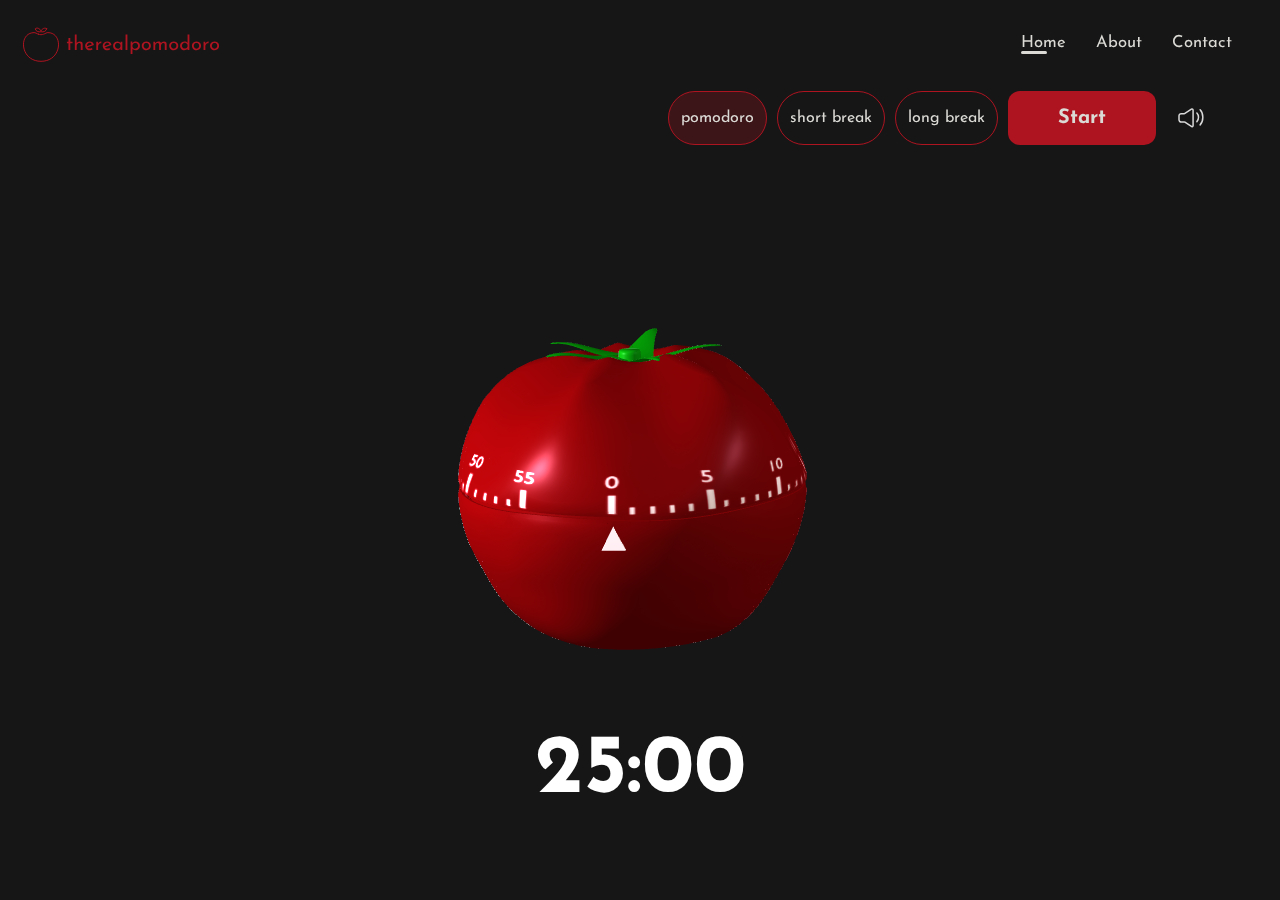
<file: index.html>
<!DOCTYPE html>
<html lang="en">
<head>
    <meta charset="UTF-8">
    <meta name="viewport" content="width=device-width, initial-scale=1.0">
    <title>therealpomodoro</title>
    <link rel="icon" href="./static/icon.png" type="image/png">
    <link rel="stylesheet" href="./static/index.css">
    <link rel="preconnect" href="https://fonts.googleapis.com">
<link rel="preconnect" href="https://fonts.gstatic.com" crossorigin>
<link href="https://fonts.googleapis.com/css2?family=Josefin+Sans:wght@300&display=swap" rel="stylesheet">
    <script src="./static/threemin/three.min.js"></script>
    <script src="./static/threemin/OrbitControls.js"></script>
    <script src="./static/threemin/RGBELoader.js"></script>
    <script src="./static/threemin/GLTFLoader.js"></script>
    <script type="text/javascript" src="./static/howler.min.js"></script>
</head>
<body>

    <div class="nav">

        <div id="logo">
            <svg viewBox="0 0 205 50" fill="none" xmlns="http://www.w3.org/2000/svg">
                <path d="M30.6792 12.6916C30.7427 15.0833 27.4521 16.3343 25 15.7614C22.5479 16.3343 19.2573 15.0843 19.3208 12.6916C21.2708 11.2906 23.7156 12.4489 25 15.0072C26.2844 12.4489 28.7292 11.2906 30.6792 12.6916ZM22.3698 18.1906C20.5667 17.4906 19.2823 16.5999 18.0865 16.6104C2.24271 16.7499 3.83647 45.3124 25 45.3124C46.1635 45.3124 47.7583 16.7499 31.9146 16.6104C30.7104 16.5999 29.4313 17.4854 27.6302 18.1906C25.826 18.8979 24.2896 18.9354 22.3698 18.1906Z" stroke="#AE1420" stroke-linecap="round" stroke-linejoin="round"/>
                <path d="M52.4376 22.08H54.2976V25.76H56.5776V27.22H54.2976V34H52.4376V27.22H50.9176V25.76H52.4376V22.08ZM58.8251 34V18.52H60.6451V27.64L60.6051 27.3C60.8851 26.7533 61.3117 26.3 61.8851 25.94C62.4717 25.58 63.1584 25.4 63.9451 25.4C64.7317 25.4 65.3717 25.6333 65.8651 26.1C66.3717 26.5533 66.6317 27.1467 66.6451 27.88V34H64.7651V28.54C64.7517 28.0867 64.6184 27.72 64.3651 27.44C64.1251 27.1467 63.7451 27 63.2251 27C62.7451 27 62.3117 27.14 61.9251 27.42C61.5384 27.6867 61.2317 28.0533 61.0051 28.52C60.7917 28.9867 60.6851 29.52 60.6851 30.12V34H58.8251ZM73.7198 34.2C72.7731 34.2 71.9598 34.0133 71.2798 33.64C70.5998 33.2533 70.0731 32.7333 69.6998 32.08C69.3398 31.4133 69.1598 30.6533 69.1598 29.8C69.1598 28.9867 69.3664 28.2467 69.7798 27.58C70.1931 26.9133 70.7464 26.38 71.4398 25.98C72.1331 25.58 72.9064 25.38 73.7598 25.38C74.8531 25.38 75.7598 25.7 76.4798 26.34C77.1998 26.98 77.6864 27.86 77.9398 28.98L71.1198 31.38L70.6798 30.28L76.2798 28.24L75.8798 28.5C75.7198 28.06 75.4531 27.68 75.0798 27.36C74.7064 27.0267 74.2198 26.86 73.6198 26.86C73.1131 26.86 72.6598 26.9867 72.2598 27.24C71.8598 27.48 71.5464 27.8133 71.3198 28.24C71.0931 28.6667 70.9798 29.1533 70.9798 29.7C70.9798 30.2733 71.0998 30.78 71.3398 31.22C71.5798 31.6467 71.9064 31.9867 72.3198 32.24C72.7464 32.48 73.2264 32.6 73.7598 32.6C74.1198 32.6 74.4664 32.5333 74.7998 32.4C75.1464 32.2667 75.4664 32.0933 75.7598 31.88L76.6198 33.26C76.2064 33.54 75.7398 33.7667 75.2198 33.94C74.7131 34.1133 74.2131 34.2 73.7198 34.2ZM81.9304 25.72L82.1104 28.12L82.0104 27.8C82.2237 27.2933 82.5304 26.8667 82.9304 26.52C83.3437 26.16 83.7704 25.8867 84.2104 25.7C84.6637 25.5 85.0571 25.4 85.3904 25.4L85.2904 27.24C84.6637 27.2 84.1104 27.32 83.6304 27.6C83.1637 27.88 82.7904 28.2533 82.5104 28.72C82.2437 29.1867 82.1104 29.6867 82.1104 30.22V34H80.2704V25.72H81.9304ZM91.2784 34.2C90.3317 34.2 89.5184 34.0133 88.8384 33.64C88.1584 33.2533 87.6317 32.7333 87.2584 32.08C86.8984 31.4133 86.7184 30.6533 86.7184 29.8C86.7184 28.9867 86.925 28.2467 87.3384 27.58C87.7517 26.9133 88.305 26.38 88.9984 25.98C89.6917 25.58 90.465 25.38 91.3184 25.38C92.4117 25.38 93.3184 25.7 94.0384 26.34C94.7584 26.98 95.245 27.86 95.4984 28.98L88.6784 31.38L88.2384 30.28L93.8384 28.24L93.4384 28.5C93.2784 28.06 93.0117 27.68 92.6384 27.36C92.265 27.0267 91.7784 26.86 91.1784 26.86C90.6717 26.86 90.2184 26.9867 89.8184 27.24C89.4184 27.48 89.105 27.8133 88.8784 28.24C88.6517 28.6667 88.5384 29.1533 88.5384 29.7C88.5384 30.2733 88.6584 30.78 88.8984 31.22C89.1384 31.6467 89.465 31.9867 89.8784 32.24C90.305 32.48 90.785 32.6 91.3184 32.6C91.6784 32.6 92.025 32.5333 92.3584 32.4C92.705 32.2667 93.025 32.0933 93.3184 31.88L94.1784 33.26C93.765 33.54 93.2984 33.7667 92.7784 33.94C92.2717 34.1133 91.7717 34.2 91.2784 34.2ZM101.269 34.2C100.496 34.2 99.789 34.0333 99.149 33.7C98.5223 33.3667 98.0223 32.88 97.649 32.24C97.289 31.5867 97.109 30.7933 97.109 29.86C97.109 28.94 97.3023 28.1467 97.689 27.48C98.0757 26.8 98.589 26.28 99.229 25.92C99.8823 25.56 100.596 25.38 101.369 25.38C102.142 25.38 102.796 25.56 103.329 25.92C103.862 26.2667 104.269 26.68 104.549 27.16L104.429 27.48L104.609 25.72H106.329V34H104.469V31.84L104.669 32.32C104.616 32.4533 104.496 32.6267 104.309 32.84C104.136 33.04 103.896 33.2467 103.589 33.46C103.296 33.6733 102.956 33.8533 102.569 34C102.182 34.1333 101.749 34.2 101.269 34.2ZM101.769 32.66C102.236 32.66 102.656 32.5733 103.029 32.4C103.402 32.2267 103.709 31.9867 103.949 31.68C104.202 31.36 104.376 30.98 104.469 30.54V28.92C104.362 28.52 104.176 28.1733 103.909 27.88C103.642 27.5733 103.322 27.34 102.949 27.18C102.576 27.0067 102.162 26.92 101.709 26.92C101.216 26.92 100.762 27.04 100.349 27.28C99.9357 27.52 99.6023 27.8533 99.349 28.28C99.109 28.7067 98.989 29.2067 98.989 29.78C98.989 30.3133 99.1157 30.8 99.369 31.24C99.6223 31.68 99.9623 32.0267 100.389 32.28C100.816 32.5333 101.276 32.66 101.769 32.66ZM109.548 18.52H111.408V34H109.548V18.52ZM119.506 34.2C118.879 34.2 118.273 34.0533 117.686 33.76C117.113 33.4667 116.666 33.0733 116.346 32.58L116.466 32V37.98H114.626V25.6H116.226L116.486 27.72L116.286 27.14C116.686 26.6333 117.193 26.2133 117.806 25.88C118.419 25.5467 119.106 25.38 119.866 25.38C120.639 25.38 121.333 25.5667 121.946 25.94C122.573 26.3133 123.066 26.8333 123.426 27.5C123.786 28.1667 123.966 28.9467 123.966 29.84C123.966 30.7333 123.773 31.5067 123.386 32.16C122.999 32.8133 122.466 33.32 121.786 33.68C121.119 34.0267 120.359 34.2 119.506 34.2ZM119.146 32.72C119.679 32.72 120.166 32.6 120.606 32.36C121.059 32.1067 121.419 31.7667 121.686 31.34C121.953 30.9 122.086 30.4067 122.086 29.86C122.086 29.3 121.959 28.8067 121.706 28.38C121.453 27.94 121.113 27.5933 120.686 27.34C120.273 27.0867 119.806 26.96 119.286 26.96C118.806 26.96 118.373 27.0533 117.986 27.24C117.599 27.4267 117.279 27.6867 117.026 28.02C116.773 28.34 116.593 28.7133 116.486 29.14V30.52C116.553 30.9467 116.713 31.3267 116.966 31.66C117.219 31.9933 117.533 32.2533 117.906 32.44C118.293 32.6267 118.706 32.72 119.146 32.72ZM125.761 29.78C125.761 28.9533 125.955 28.2067 126.341 27.54C126.741 26.8733 127.288 26.3467 127.981 25.96C128.675 25.5733 129.461 25.38 130.341 25.38C131.248 25.38 132.041 25.5733 132.721 25.96C133.401 26.3467 133.928 26.8733 134.301 27.54C134.675 28.2067 134.861 28.9533 134.861 29.78C134.861 30.6067 134.675 31.36 134.301 32.04C133.928 32.7067 133.395 33.2333 132.701 33.62C132.021 34.0067 131.228 34.2 130.321 34.2C129.441 34.2 128.655 34.02 127.961 33.66C127.281 33.2867 126.741 32.7733 126.341 32.12C125.955 31.4533 125.761 30.6733 125.761 29.78ZM127.621 29.8C127.621 30.3333 127.741 30.82 127.981 31.26C128.221 31.6867 128.541 32.0267 128.941 32.28C129.355 32.5333 129.808 32.66 130.301 32.66C130.821 32.66 131.281 32.5333 131.681 32.28C132.095 32.0267 132.415 31.6867 132.641 31.26C132.868 30.82 132.981 30.3333 132.981 29.8C132.981 29.2667 132.868 28.7867 132.641 28.36C132.415 27.92 132.095 27.5733 131.681 27.32C131.281 27.0533 130.821 26.92 130.301 26.92C129.795 26.92 129.335 27.0533 128.921 27.32C128.521 27.5867 128.201 27.94 127.961 28.38C127.735 28.8067 127.621 29.28 127.621 29.8ZM139.04 25.72L139.2 27.58L139.12 27.42C139.426 26.7933 139.86 26.3 140.42 25.94C140.993 25.58 141.646 25.4 142.38 25.4C142.846 25.4 143.26 25.4733 143.62 25.62C143.98 25.7667 144.273 25.98 144.5 26.26C144.74 26.5267 144.893 26.86 144.96 27.26L144.86 27.32C145.18 26.72 145.62 26.2533 146.18 25.92C146.753 25.5733 147.353 25.4 147.98 25.4C148.793 25.4 149.433 25.6333 149.9 26.1C150.38 26.5533 150.626 27.1467 150.64 27.88V34H148.78V28.54C148.766 28.1133 148.66 27.76 148.46 27.48C148.273 27.1867 147.94 27.0267 147.46 27C146.98 27 146.546 27.1467 146.16 27.44C145.786 27.7333 145.493 28.1133 145.28 28.58C145.066 29.0333 144.953 29.5267 144.94 30.06V34H143.08V28.54C143.066 28.1133 142.953 27.76 142.74 27.48C142.54 27.1867 142.2 27.0267 141.72 27C141.226 27 140.793 27.1467 140.42 27.44C140.046 27.7333 139.753 28.1133 139.54 28.58C139.34 29.0467 139.24 29.5467 139.24 30.08V34H137.38V25.72H139.04ZM153.164 29.78C153.164 28.9533 153.357 28.2067 153.744 27.54C154.144 26.8733 154.69 26.3467 155.384 25.96C156.077 25.5733 156.864 25.38 157.744 25.38C158.65 25.38 159.444 25.5733 160.124 25.96C160.804 26.3467 161.33 26.8733 161.704 27.54C162.077 28.2067 162.264 28.9533 162.264 29.78C162.264 30.6067 162.077 31.36 161.704 32.04C161.33 32.7067 160.797 33.2333 160.104 33.62C159.424 34.0067 158.63 34.2 157.724 34.2C156.844 34.2 156.057 34.02 155.364 33.66C154.684 33.2867 154.144 32.7733 153.744 32.12C153.357 31.4533 153.164 30.6733 153.164 29.78ZM155.024 29.8C155.024 30.3333 155.144 30.82 155.384 31.26C155.624 31.6867 155.944 32.0267 156.344 32.28C156.757 32.5333 157.21 32.66 157.704 32.66C158.224 32.66 158.684 32.5333 159.084 32.28C159.497 32.0267 159.817 31.6867 160.044 31.26C160.27 30.82 160.384 30.3333 160.384 29.8C160.384 29.2667 160.27 28.7867 160.044 28.36C159.817 27.92 159.497 27.5733 159.084 27.32C158.684 27.0533 158.224 26.92 157.704 26.92C157.197 26.92 156.737 27.0533 156.324 27.32C155.924 27.5867 155.604 27.94 155.364 28.38C155.137 28.8067 155.024 29.28 155.024 29.8ZM168.142 34.2C167.382 34.2 166.689 34.02 166.062 33.66C165.449 33.2867 164.962 32.7667 164.602 32.1C164.242 31.42 164.062 30.64 164.062 29.76C164.062 28.84 164.249 28.0533 164.622 27.4C165.009 26.7467 165.529 26.2467 166.182 25.9C166.835 25.5533 167.569 25.38 168.382 25.38C169.035 25.38 169.655 25.52 170.242 25.8C170.842 26.08 171.309 26.4667 171.642 26.96L171.562 27.62V18.52H173.402V34H171.542V31.94L171.742 32.46C171.355 32.9667 170.855 33.3867 170.242 33.72C169.629 34.04 168.929 34.2 168.142 34.2ZM168.722 32.62C169.215 32.62 169.655 32.5333 170.042 32.36C170.429 32.1733 170.749 31.92 171.002 31.6C171.255 31.28 171.435 30.9 171.542 30.46V28.9C171.435 28.5 171.242 28.1533 170.962 27.86C170.695 27.5533 170.369 27.3133 169.982 27.14C169.609 26.9533 169.189 26.86 168.722 26.86C168.215 26.86 167.749 26.9867 167.322 27.24C166.909 27.48 166.575 27.8133 166.322 28.24C166.069 28.6667 165.942 29.16 165.942 29.72C165.942 30.2667 166.069 30.76 166.322 31.2C166.575 31.6267 166.915 31.9733 167.342 32.24C167.769 32.4933 168.229 32.62 168.722 32.62ZM175.918 29.78C175.918 28.9533 176.111 28.2067 176.498 27.54C176.898 26.8733 177.444 26.3467 178.138 25.96C178.831 25.5733 179.618 25.38 180.498 25.38C181.404 25.38 182.198 25.5733 182.878 25.96C183.558 26.3467 184.084 26.8733 184.458 27.54C184.831 28.2067 185.018 28.9533 185.018 29.78C185.018 30.6067 184.831 31.36 184.458 32.04C184.084 32.7067 183.551 33.2333 182.858 33.62C182.178 34.0067 181.384 34.2 180.478 34.2C179.598 34.2 178.811 34.02 178.118 33.66C177.438 33.2867 176.898 32.7733 176.498 32.12C176.111 31.4533 175.918 30.6733 175.918 29.78ZM177.778 29.8C177.778 30.3333 177.898 30.82 178.138 31.26C178.378 31.6867 178.698 32.0267 179.098 32.28C179.511 32.5333 179.964 32.66 180.458 32.66C180.978 32.66 181.438 32.5333 181.838 32.28C182.251 32.0267 182.571 31.6867 182.798 31.26C183.024 30.82 183.138 30.3333 183.138 29.8C183.138 29.2667 183.024 28.7867 182.798 28.36C182.571 27.92 182.251 27.5733 181.838 27.32C181.438 27.0533 180.978 26.92 180.458 26.92C179.951 26.92 179.491 27.0533 179.078 27.32C178.678 27.5867 178.358 27.94 178.118 28.38C177.891 28.8067 177.778 29.28 177.778 29.8ZM189.196 25.72L189.376 28.12L189.276 27.8C189.489 27.2933 189.796 26.8667 190.196 26.52C190.609 26.16 191.036 25.8867 191.476 25.7C191.929 25.5 192.323 25.4 192.656 25.4L192.556 27.24C191.929 27.2 191.376 27.32 190.896 27.6C190.429 27.88 190.056 28.2533 189.776 28.72C189.509 29.1867 189.376 29.6867 189.376 30.22V34H187.536V25.72H189.196ZM193.984 29.78C193.984 28.9533 194.177 28.2067 194.564 27.54C194.964 26.8733 195.511 26.3467 196.204 25.96C196.897 25.5733 197.684 25.38 198.564 25.38C199.471 25.38 200.264 25.5733 200.944 25.96C201.624 26.3467 202.151 26.8733 202.524 27.54C202.897 28.2067 203.084 28.9533 203.084 29.78C203.084 30.6067 202.897 31.36 202.524 32.04C202.151 32.7067 201.617 33.2333 200.924 33.62C200.244 34.0067 199.451 34.2 198.544 34.2C197.664 34.2 196.877 34.02 196.184 33.66C195.504 33.2867 194.964 32.7733 194.564 32.12C194.177 31.4533 193.984 30.6733 193.984 29.78ZM195.844 29.8C195.844 30.3333 195.964 30.82 196.204 31.26C196.444 31.6867 196.764 32.0267 197.164 32.28C197.577 32.5333 198.031 32.66 198.524 32.66C199.044 32.66 199.504 32.5333 199.904 32.28C200.317 32.0267 200.637 31.6867 200.864 31.26C201.091 30.82 201.204 30.3333 201.204 29.8C201.204 29.2667 201.091 28.7867 200.864 28.36C200.637 27.92 200.317 27.5733 199.904 27.32C199.504 27.0533 199.044 26.92 198.524 26.92C198.017 26.92 197.557 27.0533 197.144 27.32C196.744 27.5867 196.424 27.94 196.184 28.38C195.957 28.8067 195.844 29.28 195.844 29.8Z" fill="#AE1420"/>
                </svg>
        </div>
       
        <div class="nav_links">
            <div class="link one">
                <div class="nav_text">Home</div>
                <div class="link_line"></div>
            </div>
            <div class="link two" onclick="goto(2)">
                <div class="nav_text">About</div>
                <div class="link_line"></div>
            </div>
            <div class="link three" onclick="goto(3)">
                <div class="nav_text">Contact</div>
                <div class="link_line"></div>
            </div>
        </div>

    </div>

    <div class="controls">
        <div class="controlc break_type" id="break_type1" onclick="highlight(1)">pomodoro</div>
        <div class="controlc break_type" id="break_type2" onclick="highlight(2)">short break</div>
        <div class="controlc break_type" id="break_type3" onclick="highlight(3)">long break</div>

        <div class="control_s button_1" id="start_time">
            <div id="start_button" onclick="start_timer()">Start</div>
            <div id="timer_controls">
                <div id="play_button" onclick="play_clicked()">
                    <svg width="20" height="20" viewBox="0 0 20 20" fill="none" xmlns="http://www.w3.org/2000/svg">
                        <path id="Vector" d="M18.9673 12.0815C19.2887 11.8356 19.5489 11.5201 19.7279 11.1593C19.9069 10.7984 20 10.4019 20 10C20 9.59811 19.9069 9.20156 19.7279 8.84074C19.5489 8.47993 19.2887 8.16444 18.9673 7.91846C14.8049 4.73385 10.1571 2.22372 5.19772 0.482031L4.29095 0.163484C2.55795 -0.444777 0.726365 0.714076 0.491688 2.48394C-0.163896 7.47368 -0.163896 12.5263 0.491688 17.5161C0.727754 19.2859 2.55795 20.4448 4.29095 19.8365L5.19772 19.518C10.1571 17.7763 14.8049 15.2661 18.9673 12.0815Z" fill="#D9D9D9"/>
                        </svg>  
                </div>
                <div id="pause_button" onclick="pause_clicked()">
                    <svg width="24" height="24" viewBox="0 0 24 24" fill="none" xmlns="http://www.w3.org/2000/svg">
                    <g id="solar:pause-bold">
                    <path id="Vector" d="M2 6C2 4.114 2 3.172 2.586 2.586C3.172 2 4.114 2 6 2C7.886 2 8.828 2 9.414 2.586C10 3.172 10 4.114 10 6V18C10 19.886 10 20.828 9.414 21.414C8.828 22 7.886 22 6 22C4.114 22 3.172 22 2.586 21.414C2 20.828 2 19.886 2 18V6ZM14 6C14 4.114 14 3.172 14.586 2.586C15.172 2 16.114 2 18 2C19.886 2 20.828 2 21.414 2.586C22 3.172 22 4.114 22 6V18C22 19.886 22 20.828 21.414 21.414C20.828 22 19.886 22 18 22C16.114 22 15.172 22 14.586 21.414C14 20.828 14 19.886 14 18V6Z" fill="#D9D9D9"/>
                    </g>
                    </svg>
                </div>
                <div id="stop_button" onclick="stop_clicked()">
                    <svg width="24" height="24" viewBox="0 0 24 24" fill="none" xmlns="http://www.w3.org/2000/svg">
                        <g id="solar:stop-bold">
                        <path id="Vector" d="M2 12C2 7.286 2 4.929 3.464 3.464C4.93 2 7.286 2 12 2C16.714 2 19.071 2 20.535 3.464C22 4.93 22 7.286 22 12C22 16.714 22 19.071 20.535 20.535C19.072 22 16.714 22 12 22C7.286 22 4.929 22 3.464 20.535C2 19.072 2 16.714 2 12Z" fill="#D9D9D9"/>
                        </g>
                        </svg>
                </div>
            </div>
        </div>
        <div class="controlc" id="volume_btn" onclick="volume_toggle()">
            
            <svg id="mute" width="26" height="20" viewBox="0 0 26 20" fill="none" xmlns="http://www.w3.org/2000/svg">
                <g id="Group">
                <path id="Vector" d="M1 11.8332V7.80966C1 7.23502 1.22827 6.68392 1.6346 6.27759C2.04093 5.87126 2.59203 5.64299 3.16667 5.64299H6.30833C6.52015 5.64294 6.7273 5.58079 6.90417 5.46424L13.4042 1.17857C13.5675 1.07102 13.7569 1.00968 13.9522 1.00105C14.1476 0.99243 14.3416 1.03685 14.5138 1.12959C14.6859 1.22233 14.8298 1.35994 14.9301 1.52783C15.0303 1.69571 15.0833 1.88761 15.0833 2.08316V17.5597C15.0833 17.7552 15.0303 17.9471 14.9301 18.115C14.8298 18.2829 14.6859 18.4205 14.5138 18.5132C14.3416 18.606 14.1476 18.6504 13.9522 18.6418C13.7569 18.6331 13.5675 18.5718 13.4042 18.4642L6.90417 14.1786C6.7273 14.062 6.52015 13.9999 6.30833 13.9998H3.16667C2.59203 13.9998 2.04093 13.7715 1.6346 13.3652C1.22827 12.9589 1 12.4078 1 11.8332Z" stroke="#D9D9D9" stroke-width="1.5"/>
                </g>
            </svg>

            <svg id="volume" width="26" height="20" viewBox="0 0 26 20" fill="none" xmlns="http://www.w3.org/2000/svg">
                <g id="Group">
                <path id="Vector" d="M1 11.8332V7.80966C1 7.23502 1.22827 6.68392 1.6346 6.27759C2.04093 5.87126 2.59203 5.64299 3.16667 5.64299H6.30833C6.52015 5.64294 6.7273 5.58079 6.90417 5.46424L13.4042 1.17857C13.5675 1.07102 13.7569 1.00968 13.9522 1.00105C14.1476 0.99243 14.3416 1.03685 14.5138 1.12959C14.6859 1.22233 14.8298 1.35994 14.9301 1.52783C15.0303 1.69571 15.0833 1.88761 15.0833 2.08316V17.5597C15.0833 17.7552 15.0303 17.9471 14.9301 18.115C14.8298 18.2829 14.6859 18.4205 14.5138 18.5132C14.3416 18.606 14.1476 18.6504 13.9522 18.6418C13.7569 18.6331 13.5675 18.5718 13.4042 18.4642L6.90417 14.1786C6.7273 14.062 6.52015 13.9999 6.30833 13.9998H3.16667C2.59203 13.9998 2.04093 13.7715 1.6346 13.3652C1.22827 12.9589 1 12.4078 1 11.8332Z" stroke="#D9D9D9" stroke-width="1.5"/>
                <path id="Vector_2" d="M18.875 4.94641C18.875 4.94641 20.5 6.57141 20.5 9.27974C20.5 11.9881 18.875 13.6131 18.875 13.6131M22.125 1.69641C22.125 1.69641 24.8333 4.40474 24.8333 9.27974C24.8333 14.1547 22.125 16.8631 22.125 16.8631" stroke="#D9D9D9" stroke-width="1.5" stroke-linecap="round" stroke-linejoin="round"/>
                </g>
            </svg>

        </div>
    </div>

    <!-- 3D Render -->
    <div id="pomodoro">

    </div>

    <div id="count_down">
        25:00
    </div>

</body>

<!-- JS SCRIPT FROM HERE -->
<script src="./static/index.js"></script>
<script>
    // Global Variables 
    let model_top = null
    let break1 = document.getElementById("break_type1");
    let break2 = document.getElementById("break_type2");
    let break3 = document.getElementById("break_type3");
    let count_down = document.getElementById("count_down");
    let mute_button = document.getElementById("mute");
    let volume_button = document.getElementById("volume");
    let timer_controls = document.getElementById("timer_controls");
    let start_button = document.getElementById("start_button");
    let play_button = document.getElementById("play_button");
    let pause_button = document.getElementById("pause_button");
    let second_part = null;
    let first_part = null;
    let call_in_interval = null;
    let rem_which_highlight = 1; 
    let time_at_start = null
    let time_at_current = null 
    // Sounds
    var ticking = new Howl({
        urls: ['./static/final_loop.ogg','./static/final_loop.mp3'],
        autoplay: false,
        loop: true
      });
    var alaram = new Howl({
        urls: ['./static/alaram.ogg','./static/alaram.mp3'],
        autoplay: false,
        loop: false
      });
    let ticking_sound;
    count_down.style.top = ((window.innerHeight/2)+280).toString()+"px";
    break1.style.backgroundColor = "rgba(174, 20, 32, 0.25)";

    // FUNCTIONS
    function rotate(modelf)
    {
        model_top = modelf;      
    }
    
    function goto(page_no)
    {
        switch(page_no)
        {
          case 1: {window.location.href = "/";break;};
          case 2: {window.location.href = "/about.html";break;};
          case 3: {window.location.href = "/contact.html";break;};
            default: {console.log("bad request :/");};
        }
    }

    function timer_reducer()
    {
        first_part = parseInt(first_part);
        second_part = parseInt(second_part);

        if(first_part == 0 && second_part == 0)
        {
            alaram.play();
            clearInterval(call_in_interval);
            stop_clicked();
        }
        if (second_part == 0)
        {
            second_part = 59;
            first_part = first_part -1;
        }
        else{
            second_part = second_part - 1;
        }
        first_part = first_part > 9 ? "" + first_part: "0" + first_part;
        second_part = second_part > 9 ? "" + second_part: "0" + second_part;
        if(first_part >= 0)
        {
            count_down.innerHTML = first_part+":"+second_part;
        }
        
        model_top.rotation.y += -Math.PI/180 *0.1;
    }

    function start_timer()
    {
        // CSS 
        timer_controls.style.display="flex";
        start_button.style.display="none";
        pause_button.style.display="block";
        play_button.style.display="none";
        // disabling on clicks 
        break1.onclick = null;
        break2.onclick = null;
        break3.onclick = null;      
        // Timer function 
        num_set = count_down.innerHTML.split(':');
        first_part =parseInt(num_set[0]);
        second_part =parseInt(num_set[1]);
        // Sounds 
        ticking_sound = ticking.play();
        time_at_start = new Date();
        call_in_interval = setInterval(timer_reducer,1000);
    }

    function pause_clicked()
    {
        ticking.pause();
        pause_button.style.display="none";
        play_button.style.display="block";
        clearInterval(call_in_interval);
    }

    function play_clicked()
    {
        ticking_sound = ticking.play();
        pause_button.style.display="block";
        play_button.style.display="none";
        // Timer function 
        num_set = count_down.innerHTML.split(':');
        first_part = num_set[0];
        second_part = num_set[1];

        call_in_interval = setInterval(timer_reducer,1000);
    }

    function stop_clicked()
    {
        ticking.pause();
        model_top.rotation.y = 0;
        // CSS
        timer_controls.style.display="none";
        start_button.style.display="flex";
        // reenabling onclick 
        break1.onclick = function(){highlight(1);};
        break2.onclick = function(){highlight(2);};
        break3.onclick = function(){highlight(3);};
        // remembered highlight 
        highlight(rem_which_highlight);
        // Clear interval
        clearInterval(call_in_interval);
    }

    function volume_toggle()
    {

        if(volume_button.style.display=="none")
        {
            volume_button.style.display="block";
            mute_button.style.display="none";
            ticking.volume(1);
            alaram.volume(1);
        }
        else{
            ticking.volume(0);
            alaram.volume(0);
            volume_button.style.display="none";
            mute_button.style.display="block";
        }

    }

    function highlight(break_number){
        switch(break_number)
        {
            case 1: {
                if (break1.style.backgroundColor == "")
                {
                    break1.style.backgroundColor = "rgba(174, 20, 32, 0.25)";
                }
                break2.style.backgroundColor = "";
                break3.style.backgroundColor = "";
                count_down.innerHTML = '25:00';
                rem_which_highlight = 1;
                break;
            };
            case 2: {
                if (break2.style.backgroundColor == "")
                {
                    break2.style.backgroundColor = "rgba(174, 20, 32, 0.25)";
                }
                break1.style.backgroundColor = "";
                break3.style.backgroundColor = "";
                count_down.innerHTML = '05:00';
                rem_which_highlight = 2;
                break;
            };
            case 3: {
                if (break3.style.backgroundColor == "")
                {
                    break3.style.backgroundColor = "rgba(174, 20, 32, 0.25)";
                }
                break2.style.backgroundColor = "";
                break1.style.backgroundColor = "";
                count_down.innerHTML = '10:00';
                rem_which_highlight = 3;
                break;
            };
            default: {console.log("bad request :/");};
        }
    }



    // GLTF LOADING
    const loader =new THREE.GLTFLoader();
    loader.load('./static/3dModels/pomodaro_bottom.gltf',function(gltf){
        model=gltf.scene.children[0];
        model.scale.set(1,1,1)
        model.position.set(0,0,0);
        model.receiveShadow = true;
        model.castShadow = true;
        model.traverse((child) => {
            if (child.isMesh) {
                const material = child.material;
                // Ensure the material is MeshStandardMaterial
                if (material.isMeshStandardMaterial) {
                    material.roughness = 0.40; // Adjust to your desired roughness level
                }
            }
        });
        scene.add(model);
    });

    loader.load('./static/3dModels/pomodaro_top.gltf',function(gltf){
        model=gltf.scene.children[0];
        model.scale.set(1,1,1)
        model.position.set(0,0.3804,0);
        model.receiveShadow = true;
        model.castShadow = true;
        model.traverse((child) => {
            if (child.isMesh) {
                const material = child.material;
                // Ensure the material is MeshStandardMaterial
                if (material.isMeshStandardMaterial) {
                    // Assign the roughness map to the roughnessMap property

                    // Adjust the roughness value (0.0 for smooth, 1.0 for rough)
                    material.roughness = 0.40; // Adjust to your desired roughness level
                }
            }
        });
        scene.add(model);
        rotate(model);
    });
    // GLTF LOADING END


</script>
</html>
</file>
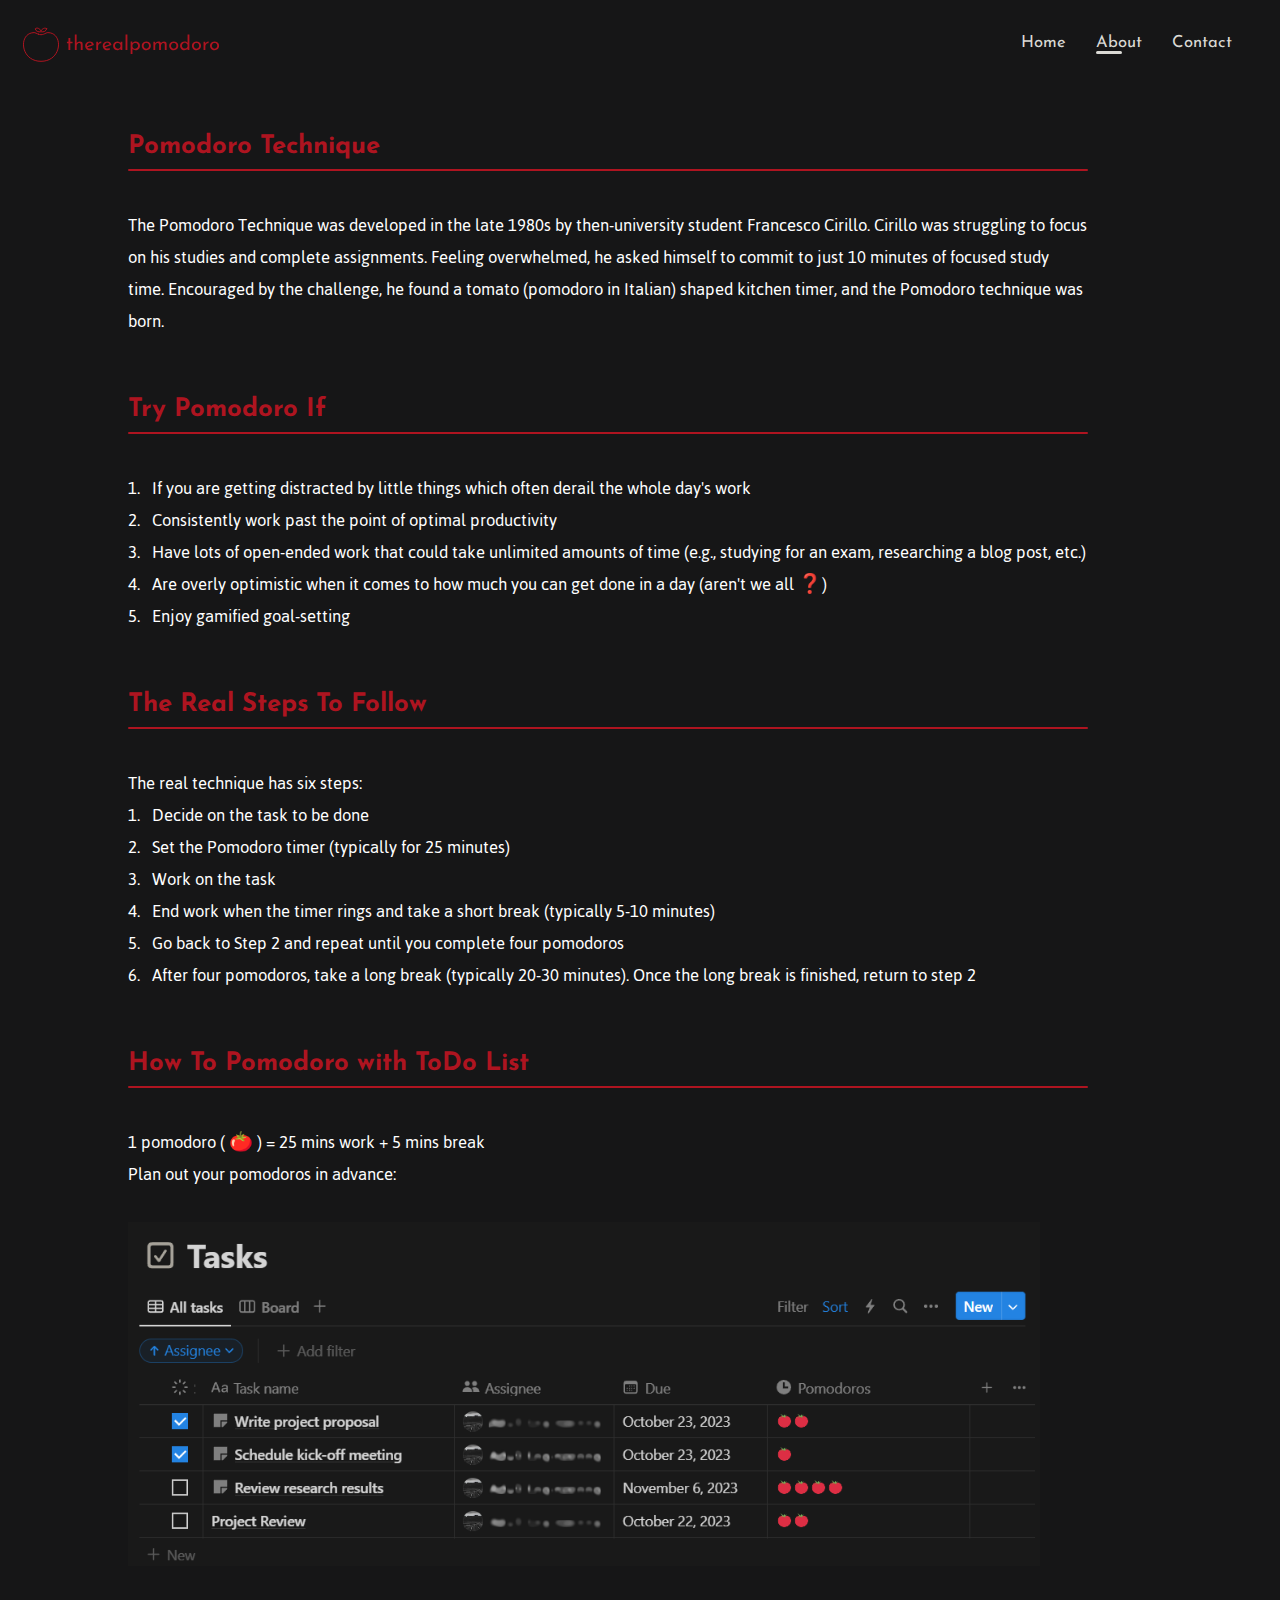
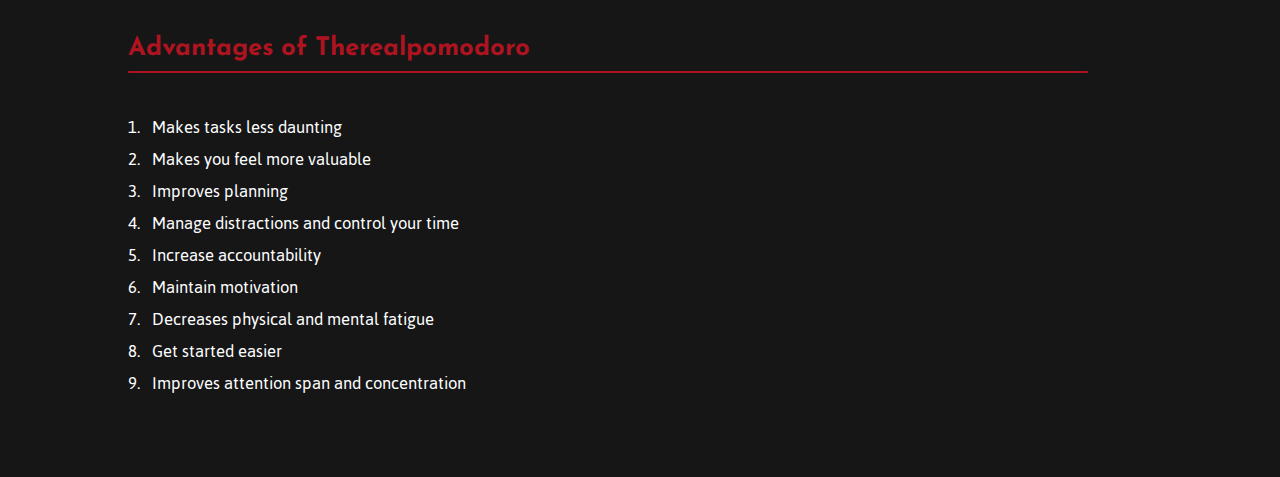
<file: about.html>
<!DOCTYPE html>
<html lang="en">
<head>
    <meta charset="UTF-8">
    <meta name="viewport" content="width=device-width, initial-scale=1.0">
    <title>therealpomodoro</title>
    <link rel="icon" href="./static/icon.png" type="image/png">
    <link rel="stylesheet" href="./static/index.css">
    <link rel="preconnect" href="https://fonts.googleapis.com">
<link rel="preconnect" href="https://fonts.gstatic.com" crossorigin>
<link href="https://fonts.googleapis.com/css2?family=Josefin+Sans:wght@300&display=swap" rel="stylesheet">
<link href="https://fonts.googleapis.com/css2?family=Jaldi&family=Josefin+Sans:wght@300&display=swap" rel="stylesheet">
<style>
  
/* Hyper link  */
.one .link_line,.three .link_line{

  background-color: transparent;
}
.two .link_line
{

  background-color:#DBDAD5;
}

.section{
  display: flex;
  flex-direction: column;
  gap: 60px;
  margin-left: 10%;
  margin-top: 5%;
  width: 75%;
}
.heading{
  color:  #AE1420;
  font-family: 'Josefin Sans', sans-serif;
  font-size: 2vmax;
  font-style: normal;
  font-weight: 700;
  line-height: normal;
}
.separator{
  margin-top: 1%;
  width: 100%;
  height: 2px;
  border-radius: 4px;
  background-color:#AE1420;
}
.matter{
  color: #FFF;
  width: 100%;
  margin-top: 4%;
  font-family: 'Jaldi', sans-serif;
  font-size: 1.5vmax;
  font-style: normal;
  font-weight: 200;
  line-height: normal;
}
</style>
</head>
<body>

    <div class="nav">

        <div id="id">
            <svg width="205" height="50" viewBox="0 0 205 50" fill="none" xmlns="http://www.w3.org/2000/svg">
                <path d="M30.6792 12.6916C30.7427 15.0833 27.4521 16.3343 25 15.7614C22.5479 16.3343 19.2573 15.0843 19.3208 12.6916C21.2708 11.2906 23.7156 12.4489 25 15.0072C26.2844 12.4489 28.7292 11.2906 30.6792 12.6916ZM22.3698 18.1906C20.5667 17.4906 19.2823 16.5999 18.0865 16.6104C2.24271 16.7499 3.83647 45.3124 25 45.3124C46.1635 45.3124 47.7583 16.7499 31.9146 16.6104C30.7104 16.5999 29.4313 17.4854 27.6302 18.1906C25.826 18.8979 24.2896 18.9354 22.3698 18.1906Z" stroke="#AE1420" stroke-linecap="round" stroke-linejoin="round"/>
                <path d="M52.4376 22.08H54.2976V25.76H56.5776V27.22H54.2976V34H52.4376V27.22H50.9176V25.76H52.4376V22.08ZM58.8251 34V18.52H60.6451V27.64L60.6051 27.3C60.8851 26.7533 61.3117 26.3 61.8851 25.94C62.4717 25.58 63.1584 25.4 63.9451 25.4C64.7317 25.4 65.3717 25.6333 65.8651 26.1C66.3717 26.5533 66.6317 27.1467 66.6451 27.88V34H64.7651V28.54C64.7517 28.0867 64.6184 27.72 64.3651 27.44C64.1251 27.1467 63.7451 27 63.2251 27C62.7451 27 62.3117 27.14 61.9251 27.42C61.5384 27.6867 61.2317 28.0533 61.0051 28.52C60.7917 28.9867 60.6851 29.52 60.6851 30.12V34H58.8251ZM73.7198 34.2C72.7731 34.2 71.9598 34.0133 71.2798 33.64C70.5998 33.2533 70.0731 32.7333 69.6998 32.08C69.3398 31.4133 69.1598 30.6533 69.1598 29.8C69.1598 28.9867 69.3664 28.2467 69.7798 27.58C70.1931 26.9133 70.7464 26.38 71.4398 25.98C72.1331 25.58 72.9064 25.38 73.7598 25.38C74.8531 25.38 75.7598 25.7 76.4798 26.34C77.1998 26.98 77.6864 27.86 77.9398 28.98L71.1198 31.38L70.6798 30.28L76.2798 28.24L75.8798 28.5C75.7198 28.06 75.4531 27.68 75.0798 27.36C74.7064 27.0267 74.2198 26.86 73.6198 26.86C73.1131 26.86 72.6598 26.9867 72.2598 27.24C71.8598 27.48 71.5464 27.8133 71.3198 28.24C71.0931 28.6667 70.9798 29.1533 70.9798 29.7C70.9798 30.2733 71.0998 30.78 71.3398 31.22C71.5798 31.6467 71.9064 31.9867 72.3198 32.24C72.7464 32.48 73.2264 32.6 73.7598 32.6C74.1198 32.6 74.4664 32.5333 74.7998 32.4C75.1464 32.2667 75.4664 32.0933 75.7598 31.88L76.6198 33.26C76.2064 33.54 75.7398 33.7667 75.2198 33.94C74.7131 34.1133 74.2131 34.2 73.7198 34.2ZM81.9304 25.72L82.1104 28.12L82.0104 27.8C82.2237 27.2933 82.5304 26.8667 82.9304 26.52C83.3437 26.16 83.7704 25.8867 84.2104 25.7C84.6637 25.5 85.0571 25.4 85.3904 25.4L85.2904 27.24C84.6637 27.2 84.1104 27.32 83.6304 27.6C83.1637 27.88 82.7904 28.2533 82.5104 28.72C82.2437 29.1867 82.1104 29.6867 82.1104 30.22V34H80.2704V25.72H81.9304ZM91.2784 34.2C90.3317 34.2 89.5184 34.0133 88.8384 33.64C88.1584 33.2533 87.6317 32.7333 87.2584 32.08C86.8984 31.4133 86.7184 30.6533 86.7184 29.8C86.7184 28.9867 86.925 28.2467 87.3384 27.58C87.7517 26.9133 88.305 26.38 88.9984 25.98C89.6917 25.58 90.465 25.38 91.3184 25.38C92.4117 25.38 93.3184 25.7 94.0384 26.34C94.7584 26.98 95.245 27.86 95.4984 28.98L88.6784 31.38L88.2384 30.28L93.8384 28.24L93.4384 28.5C93.2784 28.06 93.0117 27.68 92.6384 27.36C92.265 27.0267 91.7784 26.86 91.1784 26.86C90.6717 26.86 90.2184 26.9867 89.8184 27.24C89.4184 27.48 89.105 27.8133 88.8784 28.24C88.6517 28.6667 88.5384 29.1533 88.5384 29.7C88.5384 30.2733 88.6584 30.78 88.8984 31.22C89.1384 31.6467 89.465 31.9867 89.8784 32.24C90.305 32.48 90.785 32.6 91.3184 32.6C91.6784 32.6 92.025 32.5333 92.3584 32.4C92.705 32.2667 93.025 32.0933 93.3184 31.88L94.1784 33.26C93.765 33.54 93.2984 33.7667 92.7784 33.94C92.2717 34.1133 91.7717 34.2 91.2784 34.2ZM101.269 34.2C100.496 34.2 99.789 34.0333 99.149 33.7C98.5223 33.3667 98.0223 32.88 97.649 32.24C97.289 31.5867 97.109 30.7933 97.109 29.86C97.109 28.94 97.3023 28.1467 97.689 27.48C98.0757 26.8 98.589 26.28 99.229 25.92C99.8823 25.56 100.596 25.38 101.369 25.38C102.142 25.38 102.796 25.56 103.329 25.92C103.862 26.2667 104.269 26.68 104.549 27.16L104.429 27.48L104.609 25.72H106.329V34H104.469V31.84L104.669 32.32C104.616 32.4533 104.496 32.6267 104.309 32.84C104.136 33.04 103.896 33.2467 103.589 33.46C103.296 33.6733 102.956 33.8533 102.569 34C102.182 34.1333 101.749 34.2 101.269 34.2ZM101.769 32.66C102.236 32.66 102.656 32.5733 103.029 32.4C103.402 32.2267 103.709 31.9867 103.949 31.68C104.202 31.36 104.376 30.98 104.469 30.54V28.92C104.362 28.52 104.176 28.1733 103.909 27.88C103.642 27.5733 103.322 27.34 102.949 27.18C102.576 27.0067 102.162 26.92 101.709 26.92C101.216 26.92 100.762 27.04 100.349 27.28C99.9357 27.52 99.6023 27.8533 99.349 28.28C99.109 28.7067 98.989 29.2067 98.989 29.78C98.989 30.3133 99.1157 30.8 99.369 31.24C99.6223 31.68 99.9623 32.0267 100.389 32.28C100.816 32.5333 101.276 32.66 101.769 32.66ZM109.548 18.52H111.408V34H109.548V18.52ZM119.506 34.2C118.879 34.2 118.273 34.0533 117.686 33.76C117.113 33.4667 116.666 33.0733 116.346 32.58L116.466 32V37.98H114.626V25.6H116.226L116.486 27.72L116.286 27.14C116.686 26.6333 117.193 26.2133 117.806 25.88C118.419 25.5467 119.106 25.38 119.866 25.38C120.639 25.38 121.333 25.5667 121.946 25.94C122.573 26.3133 123.066 26.8333 123.426 27.5C123.786 28.1667 123.966 28.9467 123.966 29.84C123.966 30.7333 123.773 31.5067 123.386 32.16C122.999 32.8133 122.466 33.32 121.786 33.68C121.119 34.0267 120.359 34.2 119.506 34.2ZM119.146 32.72C119.679 32.72 120.166 32.6 120.606 32.36C121.059 32.1067 121.419 31.7667 121.686 31.34C121.953 30.9 122.086 30.4067 122.086 29.86C122.086 29.3 121.959 28.8067 121.706 28.38C121.453 27.94 121.113 27.5933 120.686 27.34C120.273 27.0867 119.806 26.96 119.286 26.96C118.806 26.96 118.373 27.0533 117.986 27.24C117.599 27.4267 117.279 27.6867 117.026 28.02C116.773 28.34 116.593 28.7133 116.486 29.14V30.52C116.553 30.9467 116.713 31.3267 116.966 31.66C117.219 31.9933 117.533 32.2533 117.906 32.44C118.293 32.6267 118.706 32.72 119.146 32.72ZM125.761 29.78C125.761 28.9533 125.955 28.2067 126.341 27.54C126.741 26.8733 127.288 26.3467 127.981 25.96C128.675 25.5733 129.461 25.38 130.341 25.38C131.248 25.38 132.041 25.5733 132.721 25.96C133.401 26.3467 133.928 26.8733 134.301 27.54C134.675 28.2067 134.861 28.9533 134.861 29.78C134.861 30.6067 134.675 31.36 134.301 32.04C133.928 32.7067 133.395 33.2333 132.701 33.62C132.021 34.0067 131.228 34.2 130.321 34.2C129.441 34.2 128.655 34.02 127.961 33.66C127.281 33.2867 126.741 32.7733 126.341 32.12C125.955 31.4533 125.761 30.6733 125.761 29.78ZM127.621 29.8C127.621 30.3333 127.741 30.82 127.981 31.26C128.221 31.6867 128.541 32.0267 128.941 32.28C129.355 32.5333 129.808 32.66 130.301 32.66C130.821 32.66 131.281 32.5333 131.681 32.28C132.095 32.0267 132.415 31.6867 132.641 31.26C132.868 30.82 132.981 30.3333 132.981 29.8C132.981 29.2667 132.868 28.7867 132.641 28.36C132.415 27.92 132.095 27.5733 131.681 27.32C131.281 27.0533 130.821 26.92 130.301 26.92C129.795 26.92 129.335 27.0533 128.921 27.32C128.521 27.5867 128.201 27.94 127.961 28.38C127.735 28.8067 127.621 29.28 127.621 29.8ZM139.04 25.72L139.2 27.58L139.12 27.42C139.426 26.7933 139.86 26.3 140.42 25.94C140.993 25.58 141.646 25.4 142.38 25.4C142.846 25.4 143.26 25.4733 143.62 25.62C143.98 25.7667 144.273 25.98 144.5 26.26C144.74 26.5267 144.893 26.86 144.96 27.26L144.86 27.32C145.18 26.72 145.62 26.2533 146.18 25.92C146.753 25.5733 147.353 25.4 147.98 25.4C148.793 25.4 149.433 25.6333 149.9 26.1C150.38 26.5533 150.626 27.1467 150.64 27.88V34H148.78V28.54C148.766 28.1133 148.66 27.76 148.46 27.48C148.273 27.1867 147.94 27.0267 147.46 27C146.98 27 146.546 27.1467 146.16 27.44C145.786 27.7333 145.493 28.1133 145.28 28.58C145.066 29.0333 144.953 29.5267 144.94 30.06V34H143.08V28.54C143.066 28.1133 142.953 27.76 142.74 27.48C142.54 27.1867 142.2 27.0267 141.72 27C141.226 27 140.793 27.1467 140.42 27.44C140.046 27.7333 139.753 28.1133 139.54 28.58C139.34 29.0467 139.24 29.5467 139.24 30.08V34H137.38V25.72H139.04ZM153.164 29.78C153.164 28.9533 153.357 28.2067 153.744 27.54C154.144 26.8733 154.69 26.3467 155.384 25.96C156.077 25.5733 156.864 25.38 157.744 25.38C158.65 25.38 159.444 25.5733 160.124 25.96C160.804 26.3467 161.33 26.8733 161.704 27.54C162.077 28.2067 162.264 28.9533 162.264 29.78C162.264 30.6067 162.077 31.36 161.704 32.04C161.33 32.7067 160.797 33.2333 160.104 33.62C159.424 34.0067 158.63 34.2 157.724 34.2C156.844 34.2 156.057 34.02 155.364 33.66C154.684 33.2867 154.144 32.7733 153.744 32.12C153.357 31.4533 153.164 30.6733 153.164 29.78ZM155.024 29.8C155.024 30.3333 155.144 30.82 155.384 31.26C155.624 31.6867 155.944 32.0267 156.344 32.28C156.757 32.5333 157.21 32.66 157.704 32.66C158.224 32.66 158.684 32.5333 159.084 32.28C159.497 32.0267 159.817 31.6867 160.044 31.26C160.27 30.82 160.384 30.3333 160.384 29.8C160.384 29.2667 160.27 28.7867 160.044 28.36C159.817 27.92 159.497 27.5733 159.084 27.32C158.684 27.0533 158.224 26.92 157.704 26.92C157.197 26.92 156.737 27.0533 156.324 27.32C155.924 27.5867 155.604 27.94 155.364 28.38C155.137 28.8067 155.024 29.28 155.024 29.8ZM168.142 34.2C167.382 34.2 166.689 34.02 166.062 33.66C165.449 33.2867 164.962 32.7667 164.602 32.1C164.242 31.42 164.062 30.64 164.062 29.76C164.062 28.84 164.249 28.0533 164.622 27.4C165.009 26.7467 165.529 26.2467 166.182 25.9C166.835 25.5533 167.569 25.38 168.382 25.38C169.035 25.38 169.655 25.52 170.242 25.8C170.842 26.08 171.309 26.4667 171.642 26.96L171.562 27.62V18.52H173.402V34H171.542V31.94L171.742 32.46C171.355 32.9667 170.855 33.3867 170.242 33.72C169.629 34.04 168.929 34.2 168.142 34.2ZM168.722 32.62C169.215 32.62 169.655 32.5333 170.042 32.36C170.429 32.1733 170.749 31.92 171.002 31.6C171.255 31.28 171.435 30.9 171.542 30.46V28.9C171.435 28.5 171.242 28.1533 170.962 27.86C170.695 27.5533 170.369 27.3133 169.982 27.14C169.609 26.9533 169.189 26.86 168.722 26.86C168.215 26.86 167.749 26.9867 167.322 27.24C166.909 27.48 166.575 27.8133 166.322 28.24C166.069 28.6667 165.942 29.16 165.942 29.72C165.942 30.2667 166.069 30.76 166.322 31.2C166.575 31.6267 166.915 31.9733 167.342 32.24C167.769 32.4933 168.229 32.62 168.722 32.62ZM175.918 29.78C175.918 28.9533 176.111 28.2067 176.498 27.54C176.898 26.8733 177.444 26.3467 178.138 25.96C178.831 25.5733 179.618 25.38 180.498 25.38C181.404 25.38 182.198 25.5733 182.878 25.96C183.558 26.3467 184.084 26.8733 184.458 27.54C184.831 28.2067 185.018 28.9533 185.018 29.78C185.018 30.6067 184.831 31.36 184.458 32.04C184.084 32.7067 183.551 33.2333 182.858 33.62C182.178 34.0067 181.384 34.2 180.478 34.2C179.598 34.2 178.811 34.02 178.118 33.66C177.438 33.2867 176.898 32.7733 176.498 32.12C176.111 31.4533 175.918 30.6733 175.918 29.78ZM177.778 29.8C177.778 30.3333 177.898 30.82 178.138 31.26C178.378 31.6867 178.698 32.0267 179.098 32.28C179.511 32.5333 179.964 32.66 180.458 32.66C180.978 32.66 181.438 32.5333 181.838 32.28C182.251 32.0267 182.571 31.6867 182.798 31.26C183.024 30.82 183.138 30.3333 183.138 29.8C183.138 29.2667 183.024 28.7867 182.798 28.36C182.571 27.92 182.251 27.5733 181.838 27.32C181.438 27.0533 180.978 26.92 180.458 26.92C179.951 26.92 179.491 27.0533 179.078 27.32C178.678 27.5867 178.358 27.94 178.118 28.38C177.891 28.8067 177.778 29.28 177.778 29.8ZM189.196 25.72L189.376 28.12L189.276 27.8C189.489 27.2933 189.796 26.8667 190.196 26.52C190.609 26.16 191.036 25.8867 191.476 25.7C191.929 25.5 192.323 25.4 192.656 25.4L192.556 27.24C191.929 27.2 191.376 27.32 190.896 27.6C190.429 27.88 190.056 28.2533 189.776 28.72C189.509 29.1867 189.376 29.6867 189.376 30.22V34H187.536V25.72H189.196ZM193.984 29.78C193.984 28.9533 194.177 28.2067 194.564 27.54C194.964 26.8733 195.511 26.3467 196.204 25.96C196.897 25.5733 197.684 25.38 198.564 25.38C199.471 25.38 200.264 25.5733 200.944 25.96C201.624 26.3467 202.151 26.8733 202.524 27.54C202.897 28.2067 203.084 28.9533 203.084 29.78C203.084 30.6067 202.897 31.36 202.524 32.04C202.151 32.7067 201.617 33.2333 200.924 33.62C200.244 34.0067 199.451 34.2 198.544 34.2C197.664 34.2 196.877 34.02 196.184 33.66C195.504 33.2867 194.964 32.7733 194.564 32.12C194.177 31.4533 193.984 30.6733 193.984 29.78ZM195.844 29.8C195.844 30.3333 195.964 30.82 196.204 31.26C196.444 31.6867 196.764 32.0267 197.164 32.28C197.577 32.5333 198.031 32.66 198.524 32.66C199.044 32.66 199.504 32.5333 199.904 32.28C200.317 32.0267 200.637 31.6867 200.864 31.26C201.091 30.82 201.204 30.3333 201.204 29.8C201.204 29.2667 201.091 28.7867 200.864 28.36C200.637 27.92 200.317 27.5733 199.904 27.32C199.504 27.0533 199.044 26.92 198.524 26.92C198.017 26.92 197.557 27.0533 197.144 27.32C196.744 27.5867 196.424 27.94 196.184 28.38C195.957 28.8067 195.844 29.28 195.844 29.8Z" fill="#AE1420"/>
                </svg>
        </div>
       
        <div class="nav_links">
            <div class="link one" onclick="goto(1)">
                <div class="nav_text">Home</div>
                <div class="link_line"></div>
            </div>
            <div class="link two">
                <div class="nav_text">About</div>
                <div class="link_line"></div>
            </div>
            <div class="link three" onclick="goto(3)">
                <div class="nav_text">Contact</div>
                <div class="link_line"></div>
            </div>
        </div>

    </div>

    <div class="section">
      <div class="each_section">
        <div>
          <div class="heading">Pomodoro Technique</div>
          <div class="separator"></div>
        </div>
        <div class="matter">The Pomodoro Technique was developed in the late 1980s by then-university student Francesco Cirillo. Cirillo was struggling to focus on his studies and complete assignments. Feeling overwhelmed, he asked himself to commit to just 10 minutes of focused study time. Encouraged by the challenge, he found a tomato (pomodoro in Italian) shaped kitchen timer, and the Pomodoro technique was born.
        </div>
      </div>

      <div class="each_section">
        <div>
          <div class="heading">Try Pomodoro If </div>
          <div class="separator"></div>
        </div>
        <div class="matter">
            1. &nbsp;  If you are getting distracted by little things which often derail the whole day's work
            <br>
            2. &nbsp;  Consistently work past the point of optimal productivity
            <br>
            3. &nbsp;  Have lots of open-ended work that could take unlimited amounts of time (e.g., studying for an exam, researching a blog post, etc.)
            <br>
            4. &nbsp;  Are overly optimistic when it comes to how much you can get done in a day (aren't we all ❓)
            <br>
            5. &nbsp;  Enjoy gamified goal-setting
        </div>
      </div>



      <div class="each_section">
        <div>
          <div class="heading">The Real Steps To Follow</div>
          <div class="separator"></div>
        </div>
        <div class="matter">
          The real technique has six steps:
          <br>
            1. &nbsp; Decide on the task to be done
            <br>
            2. &nbsp;  Set the Pomodoro timer (typically for 25 minutes)
            <br>
            3. &nbsp;  Work on the task
            <br>
            4. &nbsp; End work when the timer rings and take a short break (typically 5-10 minutes)
            <br>
            5. &nbsp; Go back to Step 2 and repeat until you complete four pomodoros
            <br>
            6. &nbsp;  After four pomodoros, take a long break (typically 20-30 minutes). Once the long break is finished, return to step 2
        </div>
      </div>


      <div class="each_section">
        <div>
          <div class="heading">How To Pomodoro with ToDo List</div>
          <div class="separator"></div>
        </div>
        <div class="matter">
          1 pomodoro ( 🍅 ) = 25 mins work + 5 mins break
          <br>
          Plan out your pomodoros in advance:
          <br>
          <br>

           <img style="width: 95%;" src="./static/ref_img.png"/>
        
        </div>
        </div>

      <div class="each_section">
        <div>
          <div class="heading">Advantages of Therealpomodoro</div>
          <div class="separator"></div>
        </div>
        <div class="matter">
            1. &nbsp; Makes tasks less daunting
            <br>
            2. &nbsp;  Makes you feel more valuable
            <br>
            3. &nbsp;  Improves planning
            <br>
            4. &nbsp; Manage distractions and control your time
            <br>
            5. &nbsp; Increase accountability
            <br>
            6. &nbsp; Maintain motivation
            <br>
            7. &nbsp; Decreases physical and mental fatigue
            <br>
            8. &nbsp; Get started easier
            <br>
            9. &nbsp; Improves attention span and concentration
        </div>
        </div>

        <br>

      </div>

    </div>
    </div>
  </div>

</body>
<script>

  function goto(page_no)
  {
      switch(page_no)
      {
        case 1: {window.location.href = "/";break;};
        case 2: {window.location.href = "therealpomodoro-static-deploy/about.html";break;};
        case 3: {window.location.href = "therealpomodoro-static-deploy/contact.html";break;};
          default: {console.log("bad request :/");};
      }
  }

</script>

</html>
</file>
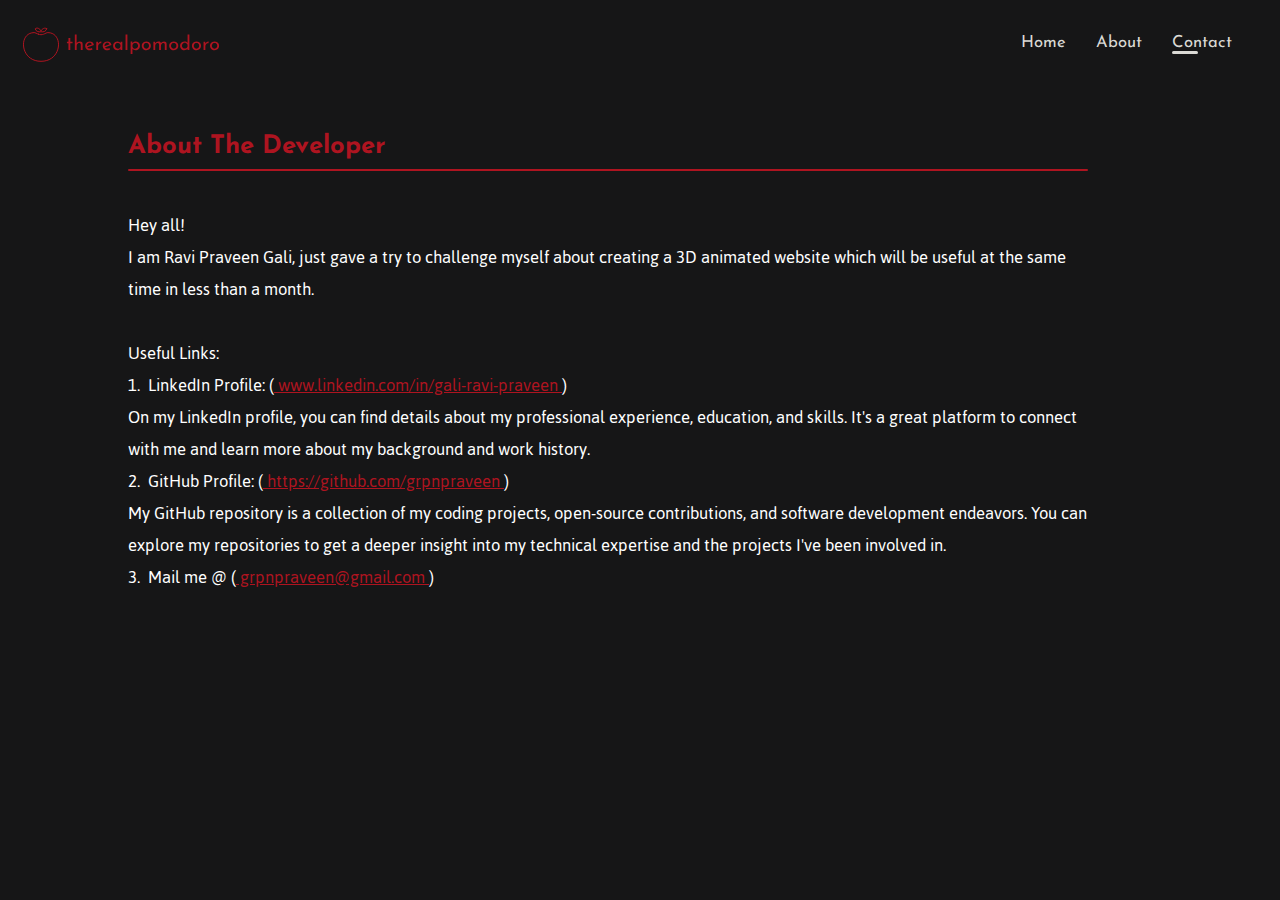
<file: contact.html>
<!DOCTYPE html>
<html lang="en">
<head>
    <meta charset="UTF-8">
    <meta name="viewport" content="width=device-width, initial-scale=1.0">
    <title>therealpomodoro</title>
    <link rel="icon" href="./static/icon.png" type="image/png">
    <link rel="stylesheet" href="./static/index.css">
    <link rel="preconnect" href="https://fonts.googleapis.com">
<link rel="preconnect" href="https://fonts.gstatic.com" crossorigin>
<link href="https://fonts.googleapis.com/css2?family=Josefin+Sans:wght@300&display=swap" rel="stylesheet">
<link href="https://fonts.googleapis.com/css2?family=Jaldi&family=Josefin+Sans:wght@300&display=swap" rel="stylesheet">
<style>
  
/* Hyper link  */
.one .link_line,.two .link_line{

  background-color: transparent;
}
.three .link_line
{

  background-color:#DBDAD5;
}

.section{
    display: flex;
    flex-direction: column;
    gap: 60px;
    margin-left: 10%;
    margin-top: 5%;
    width: 75%;
  }
  .heading{
    color:  #AE1420;
    font-family: 'Josefin Sans', sans-serif;
    font-size: 2vmax;
    font-style: normal;
    font-weight: 700;
    line-height: normal;
  }
  .separator{
    margin-top: 1%;
    width: 100%;
    height: 2px;
    border-radius: 4px;
    background-color:#AE1420;
  }
  .matter{
    color: #FFF;
    width: 100%;
    margin-top: 4%;
    font-family: 'Jaldi', sans-serif;
    font-size: 1.5vmax;
    font-style: normal;
    font-weight: 200;
    line-height: normal;
  }
.link_style
{
    color:#AE1420;
    font-family: 'Jaldi', sans-serif;
    font-size: 1.5vmax;
font-style: normal;
font-weight: 400;
line-height: normal;
text-decoration-line: underline;
}
</style>
</head>
<body>

    <div class="nav">

        <div id="id">
            <svg width="205" height="50" viewBox="0 0 205 50" fill="none" xmlns="http://www.w3.org/2000/svg">
                <path d="M30.6792 12.6916C30.7427 15.0833 27.4521 16.3343 25 15.7614C22.5479 16.3343 19.2573 15.0843 19.3208 12.6916C21.2708 11.2906 23.7156 12.4489 25 15.0072C26.2844 12.4489 28.7292 11.2906 30.6792 12.6916ZM22.3698 18.1906C20.5667 17.4906 19.2823 16.5999 18.0865 16.6104C2.24271 16.7499 3.83647 45.3124 25 45.3124C46.1635 45.3124 47.7583 16.7499 31.9146 16.6104C30.7104 16.5999 29.4313 17.4854 27.6302 18.1906C25.826 18.8979 24.2896 18.9354 22.3698 18.1906Z" stroke="#AE1420" stroke-linecap="round" stroke-linejoin="round"/>
                <path d="M52.4376 22.08H54.2976V25.76H56.5776V27.22H54.2976V34H52.4376V27.22H50.9176V25.76H52.4376V22.08ZM58.8251 34V18.52H60.6451V27.64L60.6051 27.3C60.8851 26.7533 61.3117 26.3 61.8851 25.94C62.4717 25.58 63.1584 25.4 63.9451 25.4C64.7317 25.4 65.3717 25.6333 65.8651 26.1C66.3717 26.5533 66.6317 27.1467 66.6451 27.88V34H64.7651V28.54C64.7517 28.0867 64.6184 27.72 64.3651 27.44C64.1251 27.1467 63.7451 27 63.2251 27C62.7451 27 62.3117 27.14 61.9251 27.42C61.5384 27.6867 61.2317 28.0533 61.0051 28.52C60.7917 28.9867 60.6851 29.52 60.6851 30.12V34H58.8251ZM73.7198 34.2C72.7731 34.2 71.9598 34.0133 71.2798 33.64C70.5998 33.2533 70.0731 32.7333 69.6998 32.08C69.3398 31.4133 69.1598 30.6533 69.1598 29.8C69.1598 28.9867 69.3664 28.2467 69.7798 27.58C70.1931 26.9133 70.7464 26.38 71.4398 25.98C72.1331 25.58 72.9064 25.38 73.7598 25.38C74.8531 25.38 75.7598 25.7 76.4798 26.34C77.1998 26.98 77.6864 27.86 77.9398 28.98L71.1198 31.38L70.6798 30.28L76.2798 28.24L75.8798 28.5C75.7198 28.06 75.4531 27.68 75.0798 27.36C74.7064 27.0267 74.2198 26.86 73.6198 26.86C73.1131 26.86 72.6598 26.9867 72.2598 27.24C71.8598 27.48 71.5464 27.8133 71.3198 28.24C71.0931 28.6667 70.9798 29.1533 70.9798 29.7C70.9798 30.2733 71.0998 30.78 71.3398 31.22C71.5798 31.6467 71.9064 31.9867 72.3198 32.24C72.7464 32.48 73.2264 32.6 73.7598 32.6C74.1198 32.6 74.4664 32.5333 74.7998 32.4C75.1464 32.2667 75.4664 32.0933 75.7598 31.88L76.6198 33.26C76.2064 33.54 75.7398 33.7667 75.2198 33.94C74.7131 34.1133 74.2131 34.2 73.7198 34.2ZM81.9304 25.72L82.1104 28.12L82.0104 27.8C82.2237 27.2933 82.5304 26.8667 82.9304 26.52C83.3437 26.16 83.7704 25.8867 84.2104 25.7C84.6637 25.5 85.0571 25.4 85.3904 25.4L85.2904 27.24C84.6637 27.2 84.1104 27.32 83.6304 27.6C83.1637 27.88 82.7904 28.2533 82.5104 28.72C82.2437 29.1867 82.1104 29.6867 82.1104 30.22V34H80.2704V25.72H81.9304ZM91.2784 34.2C90.3317 34.2 89.5184 34.0133 88.8384 33.64C88.1584 33.2533 87.6317 32.7333 87.2584 32.08C86.8984 31.4133 86.7184 30.6533 86.7184 29.8C86.7184 28.9867 86.925 28.2467 87.3384 27.58C87.7517 26.9133 88.305 26.38 88.9984 25.98C89.6917 25.58 90.465 25.38 91.3184 25.38C92.4117 25.38 93.3184 25.7 94.0384 26.34C94.7584 26.98 95.245 27.86 95.4984 28.98L88.6784 31.38L88.2384 30.28L93.8384 28.24L93.4384 28.5C93.2784 28.06 93.0117 27.68 92.6384 27.36C92.265 27.0267 91.7784 26.86 91.1784 26.86C90.6717 26.86 90.2184 26.9867 89.8184 27.24C89.4184 27.48 89.105 27.8133 88.8784 28.24C88.6517 28.6667 88.5384 29.1533 88.5384 29.7C88.5384 30.2733 88.6584 30.78 88.8984 31.22C89.1384 31.6467 89.465 31.9867 89.8784 32.24C90.305 32.48 90.785 32.6 91.3184 32.6C91.6784 32.6 92.025 32.5333 92.3584 32.4C92.705 32.2667 93.025 32.0933 93.3184 31.88L94.1784 33.26C93.765 33.54 93.2984 33.7667 92.7784 33.94C92.2717 34.1133 91.7717 34.2 91.2784 34.2ZM101.269 34.2C100.496 34.2 99.789 34.0333 99.149 33.7C98.5223 33.3667 98.0223 32.88 97.649 32.24C97.289 31.5867 97.109 30.7933 97.109 29.86C97.109 28.94 97.3023 28.1467 97.689 27.48C98.0757 26.8 98.589 26.28 99.229 25.92C99.8823 25.56 100.596 25.38 101.369 25.38C102.142 25.38 102.796 25.56 103.329 25.92C103.862 26.2667 104.269 26.68 104.549 27.16L104.429 27.48L104.609 25.72H106.329V34H104.469V31.84L104.669 32.32C104.616 32.4533 104.496 32.6267 104.309 32.84C104.136 33.04 103.896 33.2467 103.589 33.46C103.296 33.6733 102.956 33.8533 102.569 34C102.182 34.1333 101.749 34.2 101.269 34.2ZM101.769 32.66C102.236 32.66 102.656 32.5733 103.029 32.4C103.402 32.2267 103.709 31.9867 103.949 31.68C104.202 31.36 104.376 30.98 104.469 30.54V28.92C104.362 28.52 104.176 28.1733 103.909 27.88C103.642 27.5733 103.322 27.34 102.949 27.18C102.576 27.0067 102.162 26.92 101.709 26.92C101.216 26.92 100.762 27.04 100.349 27.28C99.9357 27.52 99.6023 27.8533 99.349 28.28C99.109 28.7067 98.989 29.2067 98.989 29.78C98.989 30.3133 99.1157 30.8 99.369 31.24C99.6223 31.68 99.9623 32.0267 100.389 32.28C100.816 32.5333 101.276 32.66 101.769 32.66ZM109.548 18.52H111.408V34H109.548V18.52ZM119.506 34.2C118.879 34.2 118.273 34.0533 117.686 33.76C117.113 33.4667 116.666 33.0733 116.346 32.58L116.466 32V37.98H114.626V25.6H116.226L116.486 27.72L116.286 27.14C116.686 26.6333 117.193 26.2133 117.806 25.88C118.419 25.5467 119.106 25.38 119.866 25.38C120.639 25.38 121.333 25.5667 121.946 25.94C122.573 26.3133 123.066 26.8333 123.426 27.5C123.786 28.1667 123.966 28.9467 123.966 29.84C123.966 30.7333 123.773 31.5067 123.386 32.16C122.999 32.8133 122.466 33.32 121.786 33.68C121.119 34.0267 120.359 34.2 119.506 34.2ZM119.146 32.72C119.679 32.72 120.166 32.6 120.606 32.36C121.059 32.1067 121.419 31.7667 121.686 31.34C121.953 30.9 122.086 30.4067 122.086 29.86C122.086 29.3 121.959 28.8067 121.706 28.38C121.453 27.94 121.113 27.5933 120.686 27.34C120.273 27.0867 119.806 26.96 119.286 26.96C118.806 26.96 118.373 27.0533 117.986 27.24C117.599 27.4267 117.279 27.6867 117.026 28.02C116.773 28.34 116.593 28.7133 116.486 29.14V30.52C116.553 30.9467 116.713 31.3267 116.966 31.66C117.219 31.9933 117.533 32.2533 117.906 32.44C118.293 32.6267 118.706 32.72 119.146 32.72ZM125.761 29.78C125.761 28.9533 125.955 28.2067 126.341 27.54C126.741 26.8733 127.288 26.3467 127.981 25.96C128.675 25.5733 129.461 25.38 130.341 25.38C131.248 25.38 132.041 25.5733 132.721 25.96C133.401 26.3467 133.928 26.8733 134.301 27.54C134.675 28.2067 134.861 28.9533 134.861 29.78C134.861 30.6067 134.675 31.36 134.301 32.04C133.928 32.7067 133.395 33.2333 132.701 33.62C132.021 34.0067 131.228 34.2 130.321 34.2C129.441 34.2 128.655 34.02 127.961 33.66C127.281 33.2867 126.741 32.7733 126.341 32.12C125.955 31.4533 125.761 30.6733 125.761 29.78ZM127.621 29.8C127.621 30.3333 127.741 30.82 127.981 31.26C128.221 31.6867 128.541 32.0267 128.941 32.28C129.355 32.5333 129.808 32.66 130.301 32.66C130.821 32.66 131.281 32.5333 131.681 32.28C132.095 32.0267 132.415 31.6867 132.641 31.26C132.868 30.82 132.981 30.3333 132.981 29.8C132.981 29.2667 132.868 28.7867 132.641 28.36C132.415 27.92 132.095 27.5733 131.681 27.32C131.281 27.0533 130.821 26.92 130.301 26.92C129.795 26.92 129.335 27.0533 128.921 27.32C128.521 27.5867 128.201 27.94 127.961 28.38C127.735 28.8067 127.621 29.28 127.621 29.8ZM139.04 25.72L139.2 27.58L139.12 27.42C139.426 26.7933 139.86 26.3 140.42 25.94C140.993 25.58 141.646 25.4 142.38 25.4C142.846 25.4 143.26 25.4733 143.62 25.62C143.98 25.7667 144.273 25.98 144.5 26.26C144.74 26.5267 144.893 26.86 144.96 27.26L144.86 27.32C145.18 26.72 145.62 26.2533 146.18 25.92C146.753 25.5733 147.353 25.4 147.98 25.4C148.793 25.4 149.433 25.6333 149.9 26.1C150.38 26.5533 150.626 27.1467 150.64 27.88V34H148.78V28.54C148.766 28.1133 148.66 27.76 148.46 27.48C148.273 27.1867 147.94 27.0267 147.46 27C146.98 27 146.546 27.1467 146.16 27.44C145.786 27.7333 145.493 28.1133 145.28 28.58C145.066 29.0333 144.953 29.5267 144.94 30.06V34H143.08V28.54C143.066 28.1133 142.953 27.76 142.74 27.48C142.54 27.1867 142.2 27.0267 141.72 27C141.226 27 140.793 27.1467 140.42 27.44C140.046 27.7333 139.753 28.1133 139.54 28.58C139.34 29.0467 139.24 29.5467 139.24 30.08V34H137.38V25.72H139.04ZM153.164 29.78C153.164 28.9533 153.357 28.2067 153.744 27.54C154.144 26.8733 154.69 26.3467 155.384 25.96C156.077 25.5733 156.864 25.38 157.744 25.38C158.65 25.38 159.444 25.5733 160.124 25.96C160.804 26.3467 161.33 26.8733 161.704 27.54C162.077 28.2067 162.264 28.9533 162.264 29.78C162.264 30.6067 162.077 31.36 161.704 32.04C161.33 32.7067 160.797 33.2333 160.104 33.62C159.424 34.0067 158.63 34.2 157.724 34.2C156.844 34.2 156.057 34.02 155.364 33.66C154.684 33.2867 154.144 32.7733 153.744 32.12C153.357 31.4533 153.164 30.6733 153.164 29.78ZM155.024 29.8C155.024 30.3333 155.144 30.82 155.384 31.26C155.624 31.6867 155.944 32.0267 156.344 32.28C156.757 32.5333 157.21 32.66 157.704 32.66C158.224 32.66 158.684 32.5333 159.084 32.28C159.497 32.0267 159.817 31.6867 160.044 31.26C160.27 30.82 160.384 30.3333 160.384 29.8C160.384 29.2667 160.27 28.7867 160.044 28.36C159.817 27.92 159.497 27.5733 159.084 27.32C158.684 27.0533 158.224 26.92 157.704 26.92C157.197 26.92 156.737 27.0533 156.324 27.32C155.924 27.5867 155.604 27.94 155.364 28.38C155.137 28.8067 155.024 29.28 155.024 29.8ZM168.142 34.2C167.382 34.2 166.689 34.02 166.062 33.66C165.449 33.2867 164.962 32.7667 164.602 32.1C164.242 31.42 164.062 30.64 164.062 29.76C164.062 28.84 164.249 28.0533 164.622 27.4C165.009 26.7467 165.529 26.2467 166.182 25.9C166.835 25.5533 167.569 25.38 168.382 25.38C169.035 25.38 169.655 25.52 170.242 25.8C170.842 26.08 171.309 26.4667 171.642 26.96L171.562 27.62V18.52H173.402V34H171.542V31.94L171.742 32.46C171.355 32.9667 170.855 33.3867 170.242 33.72C169.629 34.04 168.929 34.2 168.142 34.2ZM168.722 32.62C169.215 32.62 169.655 32.5333 170.042 32.36C170.429 32.1733 170.749 31.92 171.002 31.6C171.255 31.28 171.435 30.9 171.542 30.46V28.9C171.435 28.5 171.242 28.1533 170.962 27.86C170.695 27.5533 170.369 27.3133 169.982 27.14C169.609 26.9533 169.189 26.86 168.722 26.86C168.215 26.86 167.749 26.9867 167.322 27.24C166.909 27.48 166.575 27.8133 166.322 28.24C166.069 28.6667 165.942 29.16 165.942 29.72C165.942 30.2667 166.069 30.76 166.322 31.2C166.575 31.6267 166.915 31.9733 167.342 32.24C167.769 32.4933 168.229 32.62 168.722 32.62ZM175.918 29.78C175.918 28.9533 176.111 28.2067 176.498 27.54C176.898 26.8733 177.444 26.3467 178.138 25.96C178.831 25.5733 179.618 25.38 180.498 25.38C181.404 25.38 182.198 25.5733 182.878 25.96C183.558 26.3467 184.084 26.8733 184.458 27.54C184.831 28.2067 185.018 28.9533 185.018 29.78C185.018 30.6067 184.831 31.36 184.458 32.04C184.084 32.7067 183.551 33.2333 182.858 33.62C182.178 34.0067 181.384 34.2 180.478 34.2C179.598 34.2 178.811 34.02 178.118 33.66C177.438 33.2867 176.898 32.7733 176.498 32.12C176.111 31.4533 175.918 30.6733 175.918 29.78ZM177.778 29.8C177.778 30.3333 177.898 30.82 178.138 31.26C178.378 31.6867 178.698 32.0267 179.098 32.28C179.511 32.5333 179.964 32.66 180.458 32.66C180.978 32.66 181.438 32.5333 181.838 32.28C182.251 32.0267 182.571 31.6867 182.798 31.26C183.024 30.82 183.138 30.3333 183.138 29.8C183.138 29.2667 183.024 28.7867 182.798 28.36C182.571 27.92 182.251 27.5733 181.838 27.32C181.438 27.0533 180.978 26.92 180.458 26.92C179.951 26.92 179.491 27.0533 179.078 27.32C178.678 27.5867 178.358 27.94 178.118 28.38C177.891 28.8067 177.778 29.28 177.778 29.8ZM189.196 25.72L189.376 28.12L189.276 27.8C189.489 27.2933 189.796 26.8667 190.196 26.52C190.609 26.16 191.036 25.8867 191.476 25.7C191.929 25.5 192.323 25.4 192.656 25.4L192.556 27.24C191.929 27.2 191.376 27.32 190.896 27.6C190.429 27.88 190.056 28.2533 189.776 28.72C189.509 29.1867 189.376 29.6867 189.376 30.22V34H187.536V25.72H189.196ZM193.984 29.78C193.984 28.9533 194.177 28.2067 194.564 27.54C194.964 26.8733 195.511 26.3467 196.204 25.96C196.897 25.5733 197.684 25.38 198.564 25.38C199.471 25.38 200.264 25.5733 200.944 25.96C201.624 26.3467 202.151 26.8733 202.524 27.54C202.897 28.2067 203.084 28.9533 203.084 29.78C203.084 30.6067 202.897 31.36 202.524 32.04C202.151 32.7067 201.617 33.2333 200.924 33.62C200.244 34.0067 199.451 34.2 198.544 34.2C197.664 34.2 196.877 34.02 196.184 33.66C195.504 33.2867 194.964 32.7733 194.564 32.12C194.177 31.4533 193.984 30.6733 193.984 29.78ZM195.844 29.8C195.844 30.3333 195.964 30.82 196.204 31.26C196.444 31.6867 196.764 32.0267 197.164 32.28C197.577 32.5333 198.031 32.66 198.524 32.66C199.044 32.66 199.504 32.5333 199.904 32.28C200.317 32.0267 200.637 31.6867 200.864 31.26C201.091 30.82 201.204 30.3333 201.204 29.8C201.204 29.2667 201.091 28.7867 200.864 28.36C200.637 27.92 200.317 27.5733 199.904 27.32C199.504 27.0533 199.044 26.92 198.524 26.92C198.017 26.92 197.557 27.0533 197.144 27.32C196.744 27.5867 196.424 27.94 196.184 28.38C195.957 28.8067 195.844 29.28 195.844 29.8Z" fill="#AE1420"/>
                </svg>
        </div>
       
        <div class="nav_links">
            <div class="link one" onclick="goto(1)">
                <div class="nav_text">Home</div>
                <div class="link_line"></div>
            </div>
            <div class="link two" onclick="goto(2)">
                <div class="nav_text">About</div>
                <div class="link_line"></div>
            </div>
            <div class="link three">
                <div class="nav_text">Contact</div>
                <div class="link_line"></div>
            </div>
        </div>

    </div>

    <div class="section">
        <div class="each_section">
          <div>
            <div class="heading">About The Developer</div>
            <div class="separator"></div>
          </div>
          <div class="matter">
            Hey all! 
            <br>
            I am Ravi Praveen Gali, just gave a try to challenge myself about creating a 3D animated website which will be useful at the same time in less than a month.
            <br>
            <br>
            Useful Links:
            <br>
            1. &nbsp;LinkedIn Profile: (<a class="link_style" href="https://www.linkedin.com/in/gali-ravi-praveen" target="_blank"> www.linkedin.com/in/gali-ravi-praveen </a>)
            <br>
            On my LinkedIn profile, you can find details about my professional experience, education, and skills. It's a great                      platform to connect with me and learn more about my background and work history.
            <br>
            2. &nbsp;GitHub Profile: (<a class="link_style" href="https://github.com/grpnpraveen" target="_blank"> https://github.com/grpnpraveen </a>)
            <br>
            My GitHub repository is a collection of my coding projects, open-source contributions, and software development endeavors. You can explore my repositories to get a deeper insight into my technical expertise and the projects I've been involved in.
            <br>
            3. &nbsp;Mail me @ (<a class="link_style" href="mailto:grpnpraveen@gmail.com" target="_blank"> grpnpraveen@gmail.com </a>)
          </div>
        </div>
    </div>
</body>
<script>

  function goto(page_no)
  {
      switch(page_no)
      {
        case 1: {window.location.href = "/";break;};
        case 2: {window.location.href = "therealpomodoro-static-deploy/about.html";break;};
        case 3: {window.location.href = "therealpomodoro-static-deploy/contact.html";break;};
          default: {console.log("bad request :/");};
      }
  }

</script>

</html>
</file>
<file: static/index.css>
*{
    padding: 0%;
    margin: 0;
}
/* WIDTH 600px limit */
body{
    background-color: #161617;
    display: flex;
    flex-direction: column;
    height: 100%;
    width: 100%;
}

.nav{
    width: 95%;
    margin-left: 1em;
    margin-top: 1em;
    display: flex;
    z-index: 100;
    justify-content: space-between;
}

#logo{
    width: 205px;
    height: 40px;
    /* width: 15vmax;
    height: 3vmax; */
    cursor: pointer;
}

.nav_links
{
    margin-top: 1.2em;
    float: right;
    display: inline-flex;
    gap: 30px;
    -webkit-user-select: none; /* Safari */
    -ms-user-select: none; /* IE 10 and IE 11 */
    user-select: none; /* Standard syntax */
}

.link
{
    display: inline-flex;
    flex-direction: column;
    align-items: flex-start;
    color:  #DBDAD5;
    text-align: center;
    font-family: 'Josefin Sans', sans-serif;
    font-size: 1.3vmax;
    font-style: normal;
    font-weight: 400;
    line-height: normal;
    cursor: pointer;
}
.link:hover{
   opacity: 60%;
}
.link_line
{
    width: 2vmax;
    height: 0.2vmax;
    border-radius: 0.3vmax;
    background-color:#DBDAD5;
}

/* Hyper link  */
.two .link_line,.three .link_line{

    background-color: transparent;
}



#pomodoro{
position: absolute;
align-self: center;
/* bottom: 50px; */
}


.controls{
    display: flex;
    width: 95%;
    justify-content:end;
    margin-top: 35px;
    gap: 10px;
    z-index: 2;
    -webkit-user-select: none; /* Safari */
    -ms-user-select: none; /* IE 10 and IE 11 */
    user-select: none; /* Standard syntax */
}

.controlc{
    display: inline-flex;
    float: right;
    padding: 14px 12px;
    justify-content: center;
    align-items: center;
    color:  #DBDAD5;
    font-family: 'Josefin Sans', sans-serif;
    gap: 10px;
    cursor: pointer;
}
.control_s{
    display: inline-flex;
    float: right;
    padding: 14px 12px;
    justify-content: center;
    align-items: center;
    height: 30px;
    color:  #DBDAD5;
    font-family: 'Josefin Sans', sans-serif;
    gap: 10px;
}
#start_button
{
    cursor: pointer;
}
.break_type
{
    border-radius: 33px;
    border: 1px solid  #AE1420;
}

.button_1{
    border-radius: 12px;
    background: #AE1420;
    padding: 12px 15px;
    width: 118px;
    font-size: 20px;
    font-weight: 1000;
}

#count_down{
position: absolute;
color: #FFF;
z-index: 10;
text-align: center;
font-family: 'Josefin Sans', sans-serif;
font-size: 6.5vmax;
font-style: normal;
font-weight: 700;
line-height: normal;
align-self: center;
-webkit-user-select: none; /* Safari */
-ms-user-select: none; /* IE 10 and IE 11 */
user-select: none; /* Standard syntax */
}


#timer_controls{
    display: none;
    /* display: flex; */
    width: 118px;
    justify-content: center;
    align-items: center;
    gap: 10px;
}

#pause_button,#stop_button,#play_button{
    cursor: pointer;
    
}

#play_button
{
    display: none;
}

#volume{
    display: block;
}

#mute{
    display: none;
}
/* width */
::-webkit-scrollbar {
    width: 4px;
    height: 4px;
  }
  
  /* Track */
  ::-webkit-scrollbar-track {
    box-shadow: inset 0 0 5px grey; 
    border-radius: 10px;
  }
   
  /* Handle */
  ::-webkit-scrollbar-thumb {
    background: #AE1420; 
    border-radius: 10px;
  }
  
  /* Handle on hover */
  ::-webkit-scrollbar-thumb:hover {
    background: #AE1420; 
  }
</file>
